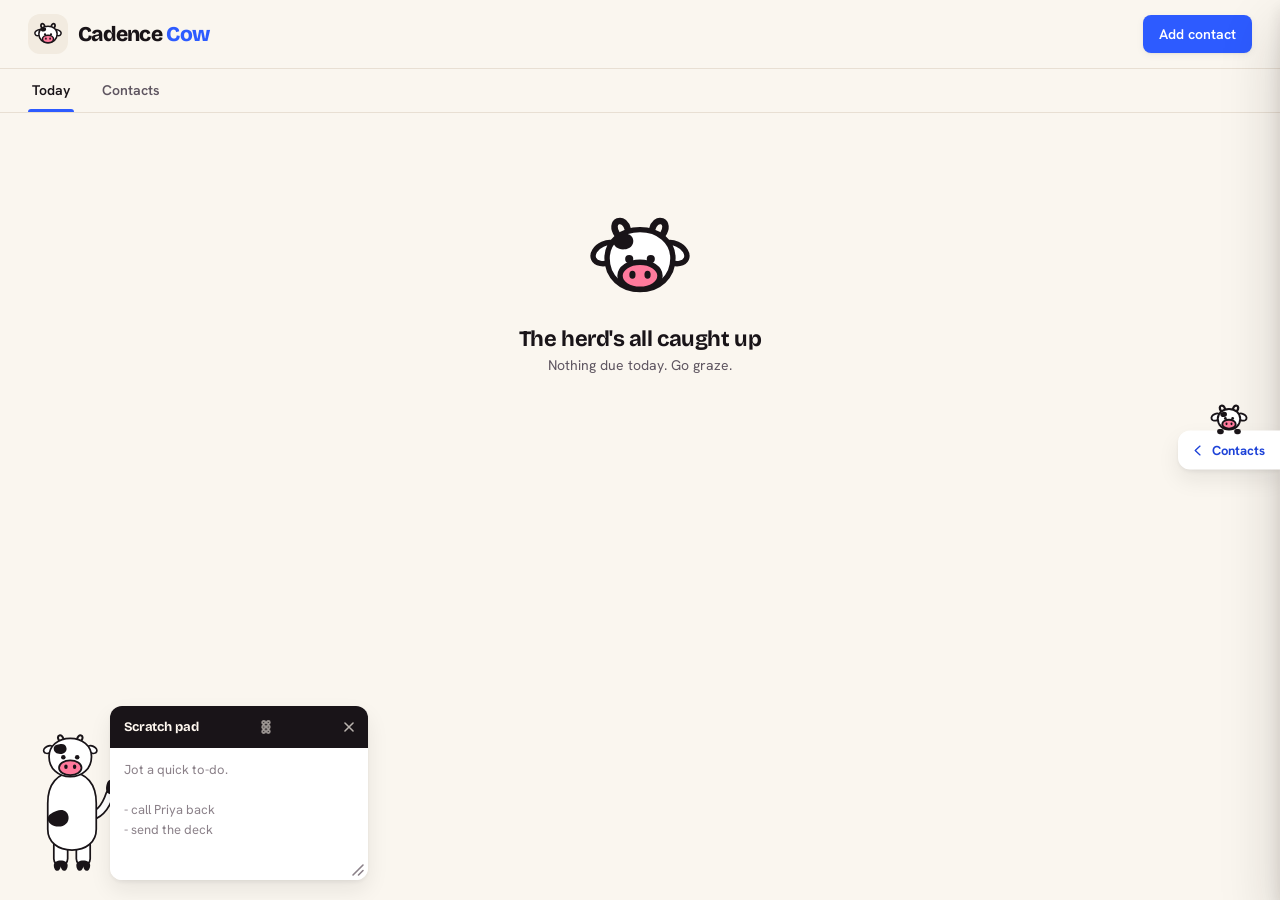
<file: First_App/index.html>
<!DOCTYPE html>
<html lang="en">
<head>
<meta charset="UTF-8">
<meta name="viewport" content="width=device-width, initial-scale=1.0">
<title>Cadence Cow</title>
<link rel="preconnect" href="https://fonts.googleapis.com">
<link rel="preconnect" href="https://fonts.gstatic.com" crossorigin>
<link href="https://fonts.googleapis.com/css2?family=Bricolage+Grotesque:opsz,wght@12..96,600;12..96,700;12..96,800&family=Hanken+Grotesk:wght@400;500;600;700&display=swap" rel="stylesheet">
<link rel="stylesheet" href="style.css">
</head>
<body>

<svg class="icon-defs" aria-hidden="true" focusable="false">
  <defs>
    <!-- Cow mark: horns + wide ears + Holstein spot keep it unmistakably bovine -->
    <symbol id="i-cow" viewBox="0 0 40 40">
      <path d="M11.5 11.2c-1.4-2-1.2-4.2.3-4.8 1.6-.6 3.2.8 3.7 3" class="cow-horn"/>
      <path d="M28.5 11.2c1.4-2 1.2-4.2-.3-4.8-1.6-.6-3.2.8-3.7 3" class="cow-horn"/>
      <ellipse cx="7.6" cy="18.2" rx="5.2" ry="3.6" transform="rotate(-24 7.6 18.2)" class="cow-ear"/>
      <ellipse cx="32.4" cy="18.2" rx="5.2" ry="3.6" transform="rotate(24 32.4 18.2)" class="cow-ear"/>
      <path d="M20 9.5c6.9 0 12.2 4.4 12.2 10.6 0 6.9-5.3 11.6-12.2 11.6S7.8 27 7.8 20.1C7.8 13.9 13.1 9.5 20 9.5Z" class="cow-head"/>
      <path d="M13.4 11.2c2.1-.6 3.9.4 4.1 2.2.2 1.9-1.3 3.3-3.4 3.4-2.3.1-3.9-1.1-4-2.8-.1-1.6 1.3-2.5 3.3-2.8Z" class="cow-spot"/>
      <circle cx="16" cy="20.4" r="1.5" class="cow-eye"/>
      <circle cx="24" cy="20.4" r="1.5" class="cow-eye"/>
      <ellipse cx="20" cy="26.6" rx="7.4" ry="5" class="cow-muzzle"/>
      <ellipse cx="17.2" cy="26.2" rx="1.15" ry="1.5" class="cow-nostril"/>
      <ellipse cx="22.8" cy="26.2" rx="1.15" ry="1.5" class="cow-nostril"/>
    </symbol>

    <!-- Peeking cow: same vocabulary as the mark, but hooves over a ledge -->
    <symbol id="i-cow-peek" viewBox="0 0 48 34">
      <path d="M15.5 8.4c-1.6-2.2-1.4-4.6.3-5.2 1.7-.7 3.4.8 4 3.2" class="cow-horn"/>
      <path d="M32.5 8.4c1.6-2.2 1.4-4.6-.3-5.2-1.7-.7-3.4.8-4 3.2" class="cow-horn"/>
      <ellipse cx="10.5" cy="15" rx="5" ry="3.4" transform="rotate(-24 10.5 15)" class="cow-ear"/>
      <ellipse cx="37.5" cy="15" rx="5" ry="3.4" transform="rotate(24 37.5 15)" class="cow-ear"/>
      <path d="M24 6.6c6.6 0 11.7 4.2 11.7 10.2 0 6.6-5.1 11.1-11.7 11.1S12.3 23.4 12.3 16.8C12.3 10.8 17.4 6.6 24 6.6Z" class="cow-head"/>
      <path d="M18 9.6c2-.6 3.7.4 3.9 2.1.2 1.8-1.2 3.2-3.2 3.3-2.2.1-3.7-1-3.8-2.7-.1-1.5 1.2-2.4 3.1-2.7Z" class="cow-spot"/>
      <circle cx="20.2" cy="16.4" r="1.45" class="cow-eye"/>
      <circle cx="27.8" cy="16.4" r="1.45" class="cow-eye"/>
      <ellipse cx="24" cy="22.4" rx="7" ry="4.6" class="cow-muzzle"/>
      <ellipse cx="21.4" cy="22" rx="1.05" ry="1.4" class="cow-nostril"/>
      <ellipse cx="26.6" cy="22" rx="1.05" ry="1.4" class="cow-nostril"/>
      <rect x="11.6" y="27.4" width="7" height="5.6" rx="2.6" class="cow-hoof"/>
      <rect x="29.4" y="27.4" width="7" height="5.6" rx="2.6" class="cow-hoof"/>
    </symbol>

    <symbol id="i-grip" viewBox="0 0 16 16">
      <circle cx="6" cy="4" r="1.35"/><circle cx="10" cy="4" r="1.35"/>
      <circle cx="6" cy="8" r="1.35"/><circle cx="10" cy="8" r="1.35"/>
      <circle cx="6" cy="12" r="1.35"/><circle cx="10" cy="12" r="1.35"/>
    </symbol>

    <symbol id="i-check" viewBox="0 0 20 20" class="i-stroke">
      <path d="M4.5 10.5 8.2 14.2 15.5 6.4"/>
    </symbol>
    <symbol id="i-skip" viewBox="0 0 20 20" class="i-stroke">
      <path d="M5.5 5.2 11.2 10l-5.7 4.8M14.6 5v10"/>
    </symbol>
    <symbol id="i-undo" viewBox="0 0 20 20" class="i-stroke">
      <path d="M7.5 5 4 8.5 7.5 12"/>
      <path d="M4 8.5h7.5a4 4 0 0 1 0 8H8"/>
    </symbol>
    <symbol id="i-pencil" viewBox="0 0 20 20" class="i-stroke">
      <path d="M13.4 3.9 16.1 6.6 7.2 15.5 3.8 16.2 4.5 12.8Z"/>
    </symbol>
    <symbol id="i-trash" viewBox="0 0 20 20" class="i-stroke">
      <path d="M4.5 6h11M8.2 6V4.4h3.6V6M6.2 6l.7 9.6h6.2L13.8 6"/>
    </symbol>
    <symbol id="i-close" viewBox="0 0 20 20" class="i-stroke">
      <path d="M5.5 5.5 14.5 14.5M14.5 5.5 5.5 14.5"/>
    </symbol>
    <symbol id="i-chevron" viewBox="0 0 20 20" class="i-stroke">
      <path d="M12.5 4.5 6.5 10l6 5.5"/>
    </symbol>
    <symbol id="i-mail" viewBox="0 0 20 20" class="i-stroke">
      <rect x="2.8" y="4.8" width="14.4" height="10.4" rx="2"/>
      <path d="m3.4 6.2 6.6 4.8 6.6-4.8"/>
    </symbol>
    <symbol id="i-phone" viewBox="0 0 20 20" class="i-stroke">
      <path d="M6.3 3.4 8.6 7 6.9 8.9a9.6 9.6 0 0 0 4.2 4.2L13 11.4l3.6 2.3-.9 2.5a1.6 1.6 0 0 1-1.7 1C9.3 16.6 3.4 10.7 2.8 5a1.6 1.6 0 0 1 1-1.7Z"/>
    </symbol>
    <symbol id="i-linkedin" viewBox="0 0 20 20" class="i-stroke">
      <rect x="3" y="3" width="14" height="14" rx="3"/>
      <path d="M6.6 8.6v5M6.6 6.2v.1M10 13.5v-5M10 10.2c.2-1.1.9-1.7 1.9-1.7 1.1 0 1.7.7 1.7 2v3"/>
    </symbol>
    <symbol id="i-dot" viewBox="0 0 20 20" class="i-stroke">
      <circle cx="10" cy="10" r="5.5"/>
    </symbol>
    <!-- Notepad with a pen, for the scratch pad -->
    <symbol id="i-notepad" viewBox="0 0 20 20" class="i-stroke">
      <path d="M12.6 9.2V16a1.8 1.8 0 0 1-1.8 1.8H5A1.8 1.8 0 0 1 3.2 16V4.6A1.8 1.8 0 0 1 5 2.8h5.8"/>
      <path d="M6 6.6h3.4M6 9.6h3M6 12.6h2"/>
      <path d="m15.1 3.4 1.9 1.9-6.2 6.2-2.5.6.6-2.5Z"/>
    </symbol>
  </defs>
</svg>

<header class="topbar">
  <button type="button" id="brandBtn" class="brand" aria-expanded="false" aria-controls="cowChat" aria-label="Cadence Cow: how it works">
    <span class="brand-mark"><svg class="cow-mark" viewBox="0 0 40 40" aria-hidden="true"><use href="#i-cow"/></svg></span>
    <span class="brand-word">Cadence<span class="brand-word-accent">Cow</span></span>
  </button>

  <div id="cowChat" class="cow-chat" role="dialog" aria-labelledby="cowChatTitle">
    <button type="button" id="cowChatClose" class="icon-btn cow-chat-close" aria-label="Close">
      <svg class="icon" viewBox="0 0 20 20" aria-hidden="true"><use href="#i-close"/></svg>
    </button>
    <p class="cow-chat-title" id="cowChatTitle">Howdy! Welcome to Cadence Cow.</p>
    <p class="cow-chat-tagline">This is the sales cadence planner that keeps every follow-up on track.</p>
    <ol class="cow-chat-steps">
      <li><strong>Add a contact</strong> with the day you started reaching out.</li>
      <li><strong>Build their cadence</strong> with a touchpoint for each follow-up: Day 1, Day 3, Day 21.</li>
      <li><strong>Work the Today list</strong>: everything due across everyone. Mark done or skip.</li>
    </ol>
    <p class="cow-chat-foot">Questions? <a href="mailto:briansahawneh04@gmail.com">briansahawneh04@gmail.com</a></p>
  </div>

  <button id="addContactBtn" class="btn-primary">Add contact</button>
</header>

<nav class="view-tabs" aria-label="Views">
  <button class="view-tab active" data-view="today">Today</button>
  <button class="view-tab" data-view="contacts">Contacts</button>
</nav>

<main>
  <section id="todayView">
    <div id="todayEmptyState" class="empty-state empty-state-hero">
      <svg class="mascot" viewBox="0 0 40 40" aria-hidden="true"><use href="#i-cow"/></svg>
      <p class="empty-state-title">The herd's all caught up</p>
      <p class="empty-state-sub">Nothing due today. Go graze.</p>
    </div>
    <ul id="todayList" class="touchpoint-list touchpoint-list-today"></ul>
  </section>

  <section id="contactsView" class="hidden">
    <div class="contact-search">
      <input type="search" id="contactSearch" placeholder="Search contacts, companies, or anything in a cadence…" aria-label="Search contacts">
      <p id="contactSearchCount" class="contact-search-count hidden"></p>
    </div>
    <div id="emptyState" class="empty-state empty-state-hero">
      <svg class="mascot" viewBox="0 0 40 40" aria-hidden="true"><use href="#i-cow"/></svg>
      <p class="empty-state-title" id="emptyStateTitle">No contacts yet</p>
      <p class="empty-state-sub" id="emptyStateSub">Round up your first lead to get started.</p>
    </div>
    <div id="contactGrid" class="card-grid"></div>
  </section>
</main>

<button id="contactPanelToggle" class="contact-panel-toggle" aria-expanded="false" aria-label="Contact list">
  <svg class="panel-cow" viewBox="0 0 48 34" aria-hidden="true"><use href="#i-cow-peek"/></svg>
  <svg class="contact-panel-toggle-arrow icon" viewBox="0 0 20 20" aria-hidden="true"><use href="#i-chevron"/></svg>
  <span>Contacts</span>
</button>

<aside id="contactPanel" class="contact-panel" aria-hidden="true">
  <div class="contact-panel-header">
    <h2>All contacts</h2>
    <button type="button" id="contactPanelClose" class="icon-btn" aria-label="Close contact list">
      <svg class="icon" viewBox="0 0 20 20" aria-hidden="true"><use href="#i-close"/></svg>
    </button>
  </div>
  <p id="contactPanelEmpty" class="empty-state-small">No contacts yet. Add one to start the herd.</p>
  <ul id="contactPanelList" class="contact-panel-list"></ul>
</aside>

<div id="addContactModal" class="modal-overlay hidden">
  <div class="modal" role="dialog" aria-modal="true" aria-labelledby="contactFormTitle">
    <h2 id="contactFormTitle">Add contact</h2>
    <form id="addContactForm">
      <label>Name
        <input type="text" id="fieldName" required>
      </label>
      <label>Job title
        <input type="text" id="fieldJobTitle">
      </label>
      <label>Company
        <input type="text" id="fieldCompany" required>
      </label>
      <label>Email
        <input type="email" id="fieldEmail">
      </label>
      <label>Phone
        <input type="tel" id="fieldPhone">
      </label>
      <label>LinkedIn
        <input type="url" id="fieldLinkedIn" placeholder="https://linkedin.com/in/...">
      </label>
      <label>Cadence start date
        <input type="date" id="fieldStartDate" required>
      </label>
      <label>Notes
        <textarea id="fieldNotes" rows="3"></textarea>
      </label>
      <div class="modal-actions">
        <button type="button" id="cancelAddBtn" class="btn-secondary">Cancel</button>
        <button type="submit" id="contactSubmitBtn" class="btn-primary">Add</button>
      </div>
    </form>
  </div>
</div>

<div id="contactDetailModal" class="modal-overlay hidden">
  <div class="modal modal-wide" role="dialog" aria-modal="true" aria-labelledby="detailName">
    <div class="detail-header">
      <h2 id="detailName"></h2>
      <p id="detailCompany" class="detail-company"></p>
      <label class="detail-status">Status
        <select id="detailStatus">
          <option value="active">Active</option>
          <option value="replied">Replied</option>
          <option value="no_response">No response</option>
          <option value="won">Won</option>
        </select>
      </label>
      <p id="detailStatusNote" class="detail-status-note hidden"></p>
    </div>

    <ul id="touchpointList" class="touchpoint-list"></ul>
    <p id="touchpointEmptyState" class="empty-state-small">No touchpoints yet. Add the first one below.</p>

    <form id="addTouchpointForm" class="touchpoint-form">
      <label>Day
        <input type="number" id="tpDayOffset" min="1" step="1" required>
      </label>
      <label>Channel
        <select id="tpChannel">
          <option value="email">Email</option>
          <option value="call">Call</option>
          <option value="linkedin">LinkedIn</option>
          <option value="other">Other</option>
        </select>
      </label>
      <label id="tpChannelOtherLabel" class="hidden touchpoint-form-full">Other channel
        <input type="text" id="tpChannelOther" placeholder="e.g. text message">
      </label>
      <label class="touchpoint-form-full">Description (optional)
        <textarea id="tpDescription" rows="5" placeholder="e.g. Intro email referencing their Series B. Paste a full draft here if you want."></textarea>
      </label>
      <div class="touchpoint-form-full touchpoint-form-actions">
        <button type="submit" id="tpSubmitBtn" class="btn-primary">Add touchpoint</button>
        <button type="button" id="tpCancelEditBtn" class="btn-secondary hidden">Cancel edit</button>
      </div>
    </form>

    <div class="modal-actions modal-actions-split">
      <button type="button" id="deleteContactBtn" class="btn-danger">Delete contact</button>
      <span class="modal-actions-right">
        <button type="button" id="editContactBtn" class="btn-secondary">Edit contact</button>
        <button type="button" id="closeDetailBtn" class="btn-secondary">Close</button>
      </span>
    </div>
  </div>
</div>

<div id="cowNotes" class="cow-notes">
  <svg class="cow-standing" viewBox="0 0 120 172" aria-hidden="true">
    <!-- hind legs, each ending in a split (cloven) hoof -->
    <rect x="39" y="128" width="16" height="32" rx="8" class="cow-body"/>
    <rect x="65" y="128" width="16" height="32" rx="8" class="cow-body"/>
    <path d="M39 159.5C39 156 42.6 154 47 154C51.4 154 55 156 55 159.5C55 163 53.2 166 51 166C48.8 166 47 163.5 47 160.5C47 163.5 45.2 166 43 166C40.8 166 39 163 39 159.5Z" class="cow-hoof"/>
    <path d="M65 159.5C65 156 68.6 154 73 154C77.4 154 81 156 81 159.5C81 163 79.2 166 77 166C74.8 166 73 163.5 73 160.5C73 163.5 71.2 166 69 166C66.8 166 65 163 65 159.5Z" class="cow-hoof"/>

    <!-- foreleg reaching up to the board, drawn first so the shoulder tucks behind the torso -->
    <path d="M78 104c12-2 20-9 26-27" class="cow-limb-line"/>
    <path d="M78 104c12-2 20-9 26-27" class="cow-limb-fill"/>
    <path d="M-5 -1.5C-6.6 -4 -7.2 -7 -7.2 -9.5C-7.2 -13.2 -5.6 -15.6 -3.1 -15.6C-1.2 -15.6 0 -13 0 -9C0 -13 1.2 -15.6 3.1 -15.6C5.6 -15.6 7.2 -13.2 7.2 -9.5C7.2 -7 6.6 -4 5 -1.5C5 1.2 -5 1.2 -5 -1.5Z"
          transform="translate(104 77) rotate(18)" class="cow-hoof"/>

    <!-- torso -->
    <path d="M32 88c0-23 12-35 28-35s28 12 28 35v30c0 15-12 24-28 24s-28-9-28-24Z" class="cow-body"/>
    <path d="M42 97c7-3 13 0 14 6.5.8 6.5-4.5 11.5-11.5 11.5S32 111 32 106c0-4.5 4-6.5 10-9Z" class="cow-spot"/>

    <!-- head -->
    <path d="M45 15.5c-1.8-2.4-1.5-5 .4-5.7 2-.8 4 1 4.6 3.6" class="cow-horn"/>
    <path d="M71 15.5c1.8-2.4 1.5-5-.4-5.7-2-.8-4 1-4.6 3.6" class="cow-horn"/>
    <ellipse cx="33" cy="26" rx="6" ry="4" transform="rotate(-24 33 26)" class="cow-ear"/>
    <ellipse cx="83" cy="26" rx="6" ry="4" transform="rotate(24 83 26)" class="cow-ear"/>
    <path d="M58 13c13.8 0 24.5 8.8 24.5 21.2 0 13.8-10.7 23.2-24.5 23.2S33.5 48 33.5 34.2C33.5 21.8 44.2 13 58 13Z" class="cow-head"/>
    <path d="M45.5 20c4.2-1.2 7.8.8 8.2 4.4.4 3.8-2.6 6.6-6.8 6.8-4.6.2-7.8-2.2-8-6-.2-3.2 2.6-4.8 6.6-5.2Z" class="cow-spot"/>
    <circle cx="50" cy="35" r="2.6" class="cow-eye"/>
    <circle cx="66" cy="35" r="2.6" class="cow-eye"/>
    <ellipse cx="58" cy="47" rx="13" ry="8.6" class="cow-muzzle"/>
    <ellipse cx="53" cy="46" rx="2" ry="2.6" class="cow-nostril"/>
    <ellipse cx="63" cy="46" rx="2" ry="2.6" class="cow-nostril"/>
  </svg>

  <div class="cow-notes-board">
    <div class="cow-notes-head" id="cowNotesHandle" title="Drag to move the scratch pad">
      <span class="cow-notes-title">Scratch pad</span>
      <svg class="icon cow-notes-grab" viewBox="0 0 20 20" aria-hidden="true"><use href="#i-grip"/></svg>
      <button type="button" id="cowNotesDismiss" class="icon-btn cow-notes-dismiss" aria-label="Hide the scratch pad">
        <svg class="icon" viewBox="0 0 20 20" aria-hidden="true"><use href="#i-close"/></svg>
      </button>
    </div>
    <div class="cow-notes-body">
      <textarea id="cowNotesText" aria-label="Scratch pad notes" placeholder="Jot a quick to-do.&#10;&#10;- call Priya back&#10;- send the deck"></textarea>
      <div id="cowNotesResize" class="cow-notes-resize" title="Drag to resize the scratch pad">
        <svg viewBox="0 0 24 24" aria-hidden="true">
          <path d="M19 9 9 19M19 14.5 14.5 19" fill="none" stroke="currentColor" stroke-width="1.6" stroke-linecap="round"/>
        </svg>
      </div>
    </div>
  </div>
</div>

<button type="button" id="cowNotesShow" class="cow-notes-show hidden">
  <svg class="icon cow-notes-icon" viewBox="0 0 20 20" aria-hidden="true"><use href="#i-notepad"/></svg>
  <span>Scratch pad</span>
</button>

<div id="toast" class="toast" role="status" aria-live="polite"></div>

<script src="app.js"></script>
</body>
</html>
</file>
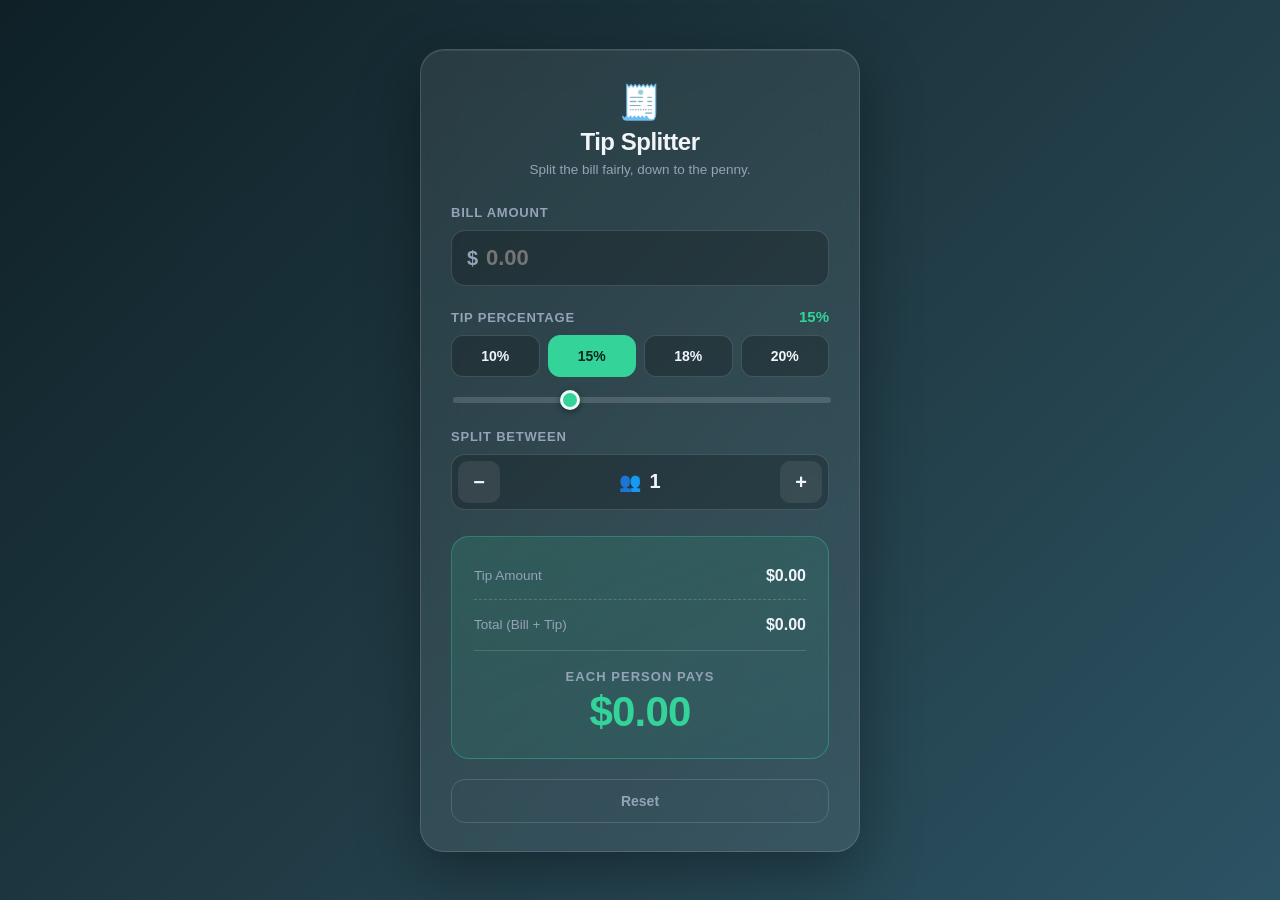
<file: Session2_BadPrompt/index.html>
<!DOCTYPE html>
<html lang="en">
<head>
<meta charset="UTF-8">
<meta name="viewport" content="width=device-width, initial-scale=1.0">
<title>Tip Splitter</title>
<style>
  * {
    box-sizing: border-box;
  }

  :root {
    --bg-top: #0f2027;
    --bg-mid: #203a43;
    --bg-bot: #2c5364;
    --card-bg: rgba(255, 255, 255, 0.08);
    --card-border: rgba(255, 255, 255, 0.14);
    --accent: #34d399;
    --accent-dark: #10b981;
    --text-main: #f1f5f9;
    --text-dim: #94a3b8;
    --danger: #f87171;
  }

  html, body {
    height: 100%;
  }

  body {
    margin: 0;
    min-height: 100vh;
    display: flex;
    align-items: center;
    justify-content: center;
    padding: 24px;
    font-family: -apple-system, BlinkMacSystemFont, "Segoe UI", Roboto, Helvetica, Arial, sans-serif;
    background: linear-gradient(135deg, var(--bg-top), var(--bg-mid) 50%, var(--bg-bot));
    background-attachment: fixed;
    color: var(--text-main);
  }

  .card {
    width: 100%;
    max-width: 440px;
    background: var(--card-bg);
    border: 1px solid var(--card-border);
    backdrop-filter: blur(18px);
    -webkit-backdrop-filter: blur(18px);
    border-radius: 24px;
    padding: 32px 30px 28px;
    box-shadow: 0 20px 60px rgba(0, 0, 0, 0.35), inset 0 1px 0 rgba(255, 255, 255, 0.08);
  }

  .header {
    text-align: center;
    margin-bottom: 28px;
  }

  .header .icon {
    font-size: 34px;
    display: block;
    margin-bottom: 6px;
  }

  .header h1 {
    margin: 0;
    font-size: 24px;
    font-weight: 700;
    letter-spacing: -0.02em;
  }

  .header p {
    margin: 6px 0 0;
    color: var(--text-dim);
    font-size: 13.5px;
  }

  .field {
    margin-bottom: 22px;
  }

  .field label {
    display: flex;
    justify-content: space-between;
    align-items: baseline;
    font-size: 13px;
    font-weight: 600;
    text-transform: uppercase;
    letter-spacing: 0.06em;
    color: var(--text-dim);
    margin-bottom: 10px;
  }

  .amount-input {
    position: relative;
  }

  .amount-input span {
    position: absolute;
    left: 16px;
    top: 50%;
    transform: translateY(-50%);
    font-size: 20px;
    font-weight: 600;
    color: var(--text-dim);
  }

  .amount-input input {
    width: 100%;
    padding: 14px 16px 14px 34px;
    font-size: 22px;
    font-weight: 600;
    border-radius: 14px;
    border: 1px solid var(--card-border);
    background: rgba(0, 0, 0, 0.22);
    color: var(--text-main);
    outline: none;
    transition: border-color 0.15s, box-shadow 0.15s;
  }

  .amount-input input:focus {
    border-color: var(--accent);
    box-shadow: 0 0 0 3px rgba(52, 211, 153, 0.25);
  }

  .amount-input input::-webkit-outer-spin-button,
  .amount-input input::-webkit-inner-spin-button {
    -webkit-appearance: none;
    margin: 0;
  }

  .tip-value {
    color: var(--accent);
    font-size: 15px;
    font-weight: 700;
    text-transform: none;
    letter-spacing: 0;
  }

  .tip-presets {
    display: grid;
    grid-template-columns: repeat(4, 1fr);
    gap: 8px;
    margin-bottom: 12px;
  }

  .tip-presets button {
    padding: 12px 4px;
    border-radius: 12px;
    border: 1px solid var(--card-border);
    background: rgba(0, 0, 0, 0.22);
    color: var(--text-main);
    font-size: 14px;
    font-weight: 600;
    cursor: pointer;
    transition: background 0.15s, border-color 0.15s, transform 0.1s;
  }

  .tip-presets button:hover {
    border-color: var(--accent);
  }

  .tip-presets button:active {
    transform: scale(0.96);
  }

  .tip-presets button.active {
    background: var(--accent);
    border-color: var(--accent);
    color: #06281f;
  }

  input[type="range"] {
    -webkit-appearance: none;
    appearance: none;
    width: 100%;
    height: 6px;
    border-radius: 999px;
    background: rgba(255, 255, 255, 0.15);
    outline: none;
    cursor: pointer;
  }

  input[type="range"]::-webkit-slider-thumb {
    -webkit-appearance: none;
    appearance: none;
    width: 20px;
    height: 20px;
    border-radius: 50%;
    background: var(--accent);
    border: 3px solid rgba(255, 255, 255, 0.9);
    box-shadow: 0 2px 6px rgba(0, 0, 0, 0.4);
    cursor: pointer;
  }

  input[type="range"]::-moz-range-thumb {
    width: 20px;
    height: 20px;
    border-radius: 50%;
    background: var(--accent);
    border: 3px solid rgba(255, 255, 255, 0.9);
    box-shadow: 0 2px 6px rgba(0, 0, 0, 0.4);
    cursor: pointer;
  }

  .stepper {
    display: flex;
    align-items: center;
    justify-content: space-between;
    background: rgba(0, 0, 0, 0.22);
    border: 1px solid var(--card-border);
    border-radius: 14px;
    padding: 6px;
  }

  .stepper button {
    width: 42px;
    height: 42px;
    border-radius: 10px;
    border: none;
    background: rgba(255, 255, 255, 0.08);
    color: var(--text-main);
    font-size: 20px;
    font-weight: 700;
    cursor: pointer;
    transition: background 0.15s, transform 0.1s;
    line-height: 1;
  }

  .stepper button:hover {
    background: var(--accent);
    color: #06281f;
  }

  .stepper button:active {
    transform: scale(0.94);
  }

  .stepper .people-count {
    font-size: 20px;
    font-weight: 700;
    display: flex;
    align-items: center;
    gap: 8px;
  }

  .stepper .people-count .emoji {
    font-size: 18px;
  }

  .results {
    margin-top: 26px;
    background: linear-gradient(160deg, rgba(52, 211, 153, 0.14), rgba(16, 185, 129, 0.06));
    border: 1px solid rgba(52, 211, 153, 0.35);
    border-radius: 18px;
    padding: 22px;
  }

  .result-row {
    display: flex;
    justify-content: space-between;
    align-items: center;
    padding: 8px 0;
  }

  .result-row .label {
    font-size: 13.5px;
    color: var(--text-dim);
    font-weight: 500;
  }

  .result-row .value {
    font-size: 16px;
    font-weight: 700;
  }

  .result-row.total {
    border-top: 1px dashed rgba(255, 255, 255, 0.18);
    margin-top: 6px;
    padding-top: 16px;
  }

  .per-person {
    text-align: center;
    margin-top: 8px;
    padding-top: 18px;
    border-top: 1px solid rgba(255, 255, 255, 0.14);
  }

  .per-person .label {
    font-size: 13px;
    text-transform: uppercase;
    letter-spacing: 0.08em;
    color: var(--text-dim);
    font-weight: 600;
  }

  .per-person .value {
    font-size: 42px;
    font-weight: 800;
    color: var(--accent);
    letter-spacing: -0.02em;
    margin-top: 4px;
  }

  .reset-btn {
    display: block;
    width: 100%;
    margin-top: 20px;
    padding: 13px;
    border-radius: 14px;
    border: 1px solid var(--card-border);
    background: transparent;
    color: var(--text-dim);
    font-size: 14px;
    font-weight: 600;
    cursor: pointer;
    transition: background 0.15s, color 0.15s, border-color 0.15s;
  }

  .reset-btn:hover {
    background: rgba(248, 113, 113, 0.12);
    border-color: var(--danger);
    color: var(--danger);
  }

  @media (max-width: 480px) {
    .card {
      padding: 26px 20px 22px;
    }
    .per-person .value {
      font-size: 36px;
    }
  }
</style>
</head>
<body>

<div class="card">
  <div class="header">
    <span class="icon">🧾</span>
    <h1>Tip Splitter</h1>
    <p>Split the bill fairly, down to the penny.</p>
  </div>

  <div class="field">
    <label for="bill">Bill Amount</label>
    <div class="amount-input">
      <span>$</span>
      <input type="number" id="bill" placeholder="0.00" min="0" step="0.01" inputmode="decimal">
    </div>
  </div>

  <div class="field">
    <label>Tip Percentage <span class="tip-value" id="tipValueLabel">15%</span></label>
    <div class="tip-presets" id="tipPresets">
      <button data-tip="10">10%</button>
      <button data-tip="15" class="active">15%</button>
      <button data-tip="18">18%</button>
      <button data-tip="20">20%</button>
    </div>
    <input type="range" id="tipSlider" min="0" max="50" step="1" value="15">
  </div>

  <div class="field">
    <label for="people">Split Between</label>
    <div class="stepper">
      <button type="button" id="minusPeople" aria-label="Decrease people">−</button>
      <div class="people-count"><span class="emoji">👥</span><span id="peopleCount">1</span></div>
      <button type="button" id="plusPeople" aria-label="Increase people">+</button>
    </div>
  </div>

  <div class="results">
    <div class="result-row">
      <span class="label">Tip Amount</span>
      <span class="value" id="tipAmount">$0.00</span>
    </div>
    <div class="result-row total">
      <span class="label">Total (Bill + Tip)</span>
      <span class="value" id="totalAmount">$0.00</span>
    </div>
    <div class="per-person">
      <div class="label">Each Person Pays</div>
      <div class="value" id="perPerson">$0.00</div>
    </div>
  </div>

  <button type="button" class="reset-btn" id="resetBtn">Reset</button>
</div>

<script>
  const billInput = document.getElementById('bill');
  const tipSlider = document.getElementById('tipSlider');
  const tipValueLabel = document.getElementById('tipValueLabel');
  const tipPresets = document.getElementById('tipPresets');
  const peopleCountEl = document.getElementById('peopleCount');
  const minusBtn = document.getElementById('minusPeople');
  const plusBtn = document.getElementById('plusPeople');
  const tipAmountEl = document.getElementById('tipAmount');
  const totalAmountEl = document.getElementById('totalAmount');
  const perPersonEl = document.getElementById('perPerson');
  const resetBtn = document.getElementById('resetBtn');

  let people = 1;

  function formatCurrency(n) {
    if (!isFinite(n)) n = 0;
    return '$' + n.toLocaleString('en-US', { minimumFractionDigits: 2, maximumFractionDigits: 2 });
  }

  function setActivePreset(tipVal) {
    const buttons = tipPresets.querySelectorAll('button');
    let matched = false;
    buttons.forEach(btn => {
      if (parseInt(btn.dataset.tip, 10) === tipVal) {
        btn.classList.add('active');
        matched = true;
      } else {
        btn.classList.remove('active');
      }
    });
    return matched;
  }

  function calculate() {
    const bill = parseFloat(billInput.value) || 0;
    const tipPercent = parseFloat(tipSlider.value) || 0;

    const tipAmount = bill * (tipPercent / 100);
    const total = bill + tipAmount;
    const perPerson = total / people;

    tipAmountEl.textContent = formatCurrency(tipAmount);
    totalAmountEl.textContent = formatCurrency(total);
    perPersonEl.textContent = formatCurrency(perPerson);
  }

  function updateTipDisplay() {
    const tipVal = parseInt(tipSlider.value, 10);
    tipValueLabel.textContent = tipVal + '%';
    setActivePreset(tipVal);
    calculate();
  }

  billInput.addEventListener('input', calculate);

  tipSlider.addEventListener('input', updateTipDisplay);

  tipPresets.addEventListener('click', (e) => {
    const btn = e.target.closest('button');
    if (!btn) return;
    const tipVal = parseInt(btn.dataset.tip, 10);
    tipSlider.value = tipVal;
    updateTipDisplay();
  });

  minusBtn.addEventListener('click', () => {
    if (people > 1) {
      people -= 1;
      peopleCountEl.textContent = people;
      calculate();
    }
  });

  plusBtn.addEventListener('click', () => {
    people += 1;
    peopleCountEl.textContent = people;
    calculate();
  });

  resetBtn.addEventListener('click', () => {
    billInput.value = '';
    tipSlider.value = 15;
    people = 1;
    peopleCountEl.textContent = people;
    updateTipDisplay();
    billInput.focus();
  });

  updateTipDisplay();
</script>

</body>
</html>
</file>
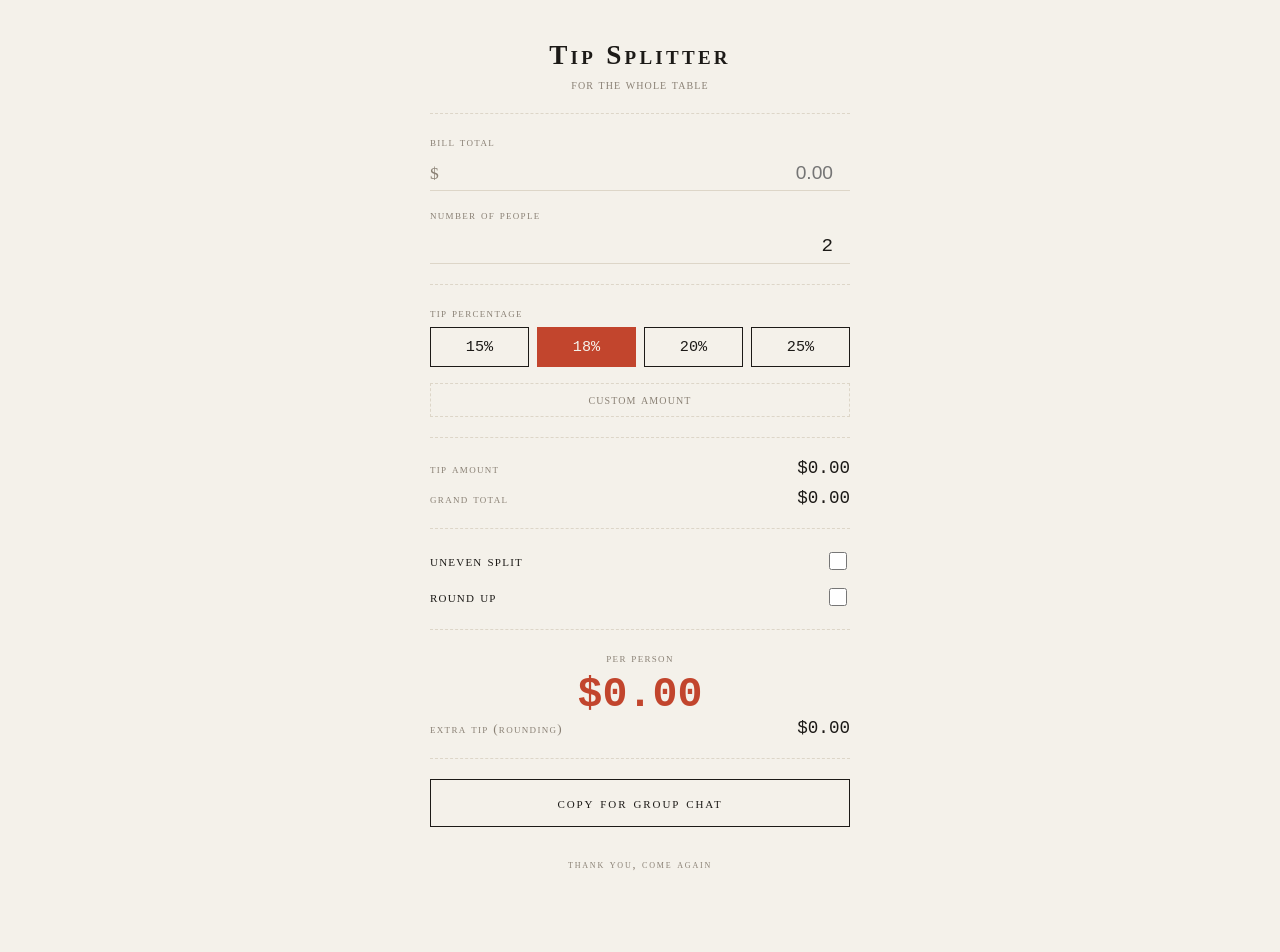
<file: Session2_DetailedPrompt/index.html>
<!DOCTYPE html>
<html lang="en">
<head>
<meta charset="UTF-8">
<meta name="viewport" content="width=device-width, initial-scale=1.0">
<title>Tip Splitter</title>
<style>
  :root {
    --paper: #F4F1EA;
    --ink: #1C1A17;
    --accent: #C2452D;
    --muted: #8A8175;
    --hairline: #DDD6C8;
  }

  * { box-sizing: border-box; }

  body {
    margin: 0;
    padding: 40px 16px 80px;
    background: var(--paper);
    color: var(--ink);
    font-family: Georgia, 'Iowan Old Style', 'Times New Roman', serif;
  }

  .receipt {
    max-width: 420px;
    margin: 0 auto;
  }

  .mono {
    font-family: Menlo, Consolas, ui-monospace, 'Courier New', monospace;
  }

  header {
    text-align: center;
    margin-bottom: 20px;
  }

  h1 {
    margin: 0;
    font-size: 1.7rem;
    letter-spacing: 0.12em;
    font-variant: small-caps;
  }

  .subtitle {
    margin-top: 6px;
    font-size: 0.85rem;
    color: var(--muted);
    letter-spacing: 0.08em;
    font-variant: small-caps;
  }

  .divider {
    border: none;
    border-top: 1px dashed var(--hairline);
    margin: 20px 0;
  }

  .label {
    display: block;
    font-size: 0.82rem;
    color: var(--muted);
    letter-spacing: 0.1em;
    font-variant: small-caps;
    margin-bottom: 6px;
  }

  .field-row {
    margin-bottom: 16px;
  }

  .field-row input[type="number"],
  .money-input input[type="number"] {
    width: 100%;
    background: transparent;
    border: none;
    border-bottom: 1px solid var(--hairline);
    padding: 6px 2px;
    font-size: 1.2rem;
    color: var(--ink);
    text-align: right;
    outline: none;
  }

  .field-row input[type="number"]:focus,
  .money-input input[type="number"]:focus {
    border-bottom: 1px solid var(--accent);
  }

  .money-input {
    display: flex;
    align-items: center;
    gap: 6px;
    border-bottom: 1px solid var(--hairline);
  }

  .money-input .currency-sign {
    color: var(--muted);
    font-size: 1.1rem;
  }

  .money-input input[type="number"] {
    border-bottom: none;
  }

  .money-input:focus-within {
    border-bottom: 1px solid var(--accent);
  }

  .tip-buttons {
    display: grid;
    grid-template-columns: repeat(4, 1fr);
    gap: 8px;
  }

  .tip-btn {
    font-family: Menlo, Consolas, ui-monospace, monospace;
    font-size: 0.95rem;
    background: transparent;
    color: var(--ink);
    border: 1px solid var(--ink);
    border-radius: 0;
    padding: 10px 4px;
    cursor: pointer;
  }

  .tip-btn.active {
    background: var(--accent);
    border-color: var(--accent);
    color: var(--paper);
  }

  .custom-btn {
    grid-column: span 4;
    margin-top: 8px;
    font-family: Georgia, serif;
    font-variant: small-caps;
    letter-spacing: 0.08em;
    font-size: 0.85rem;
    background: transparent;
    color: var(--muted);
    border: 1px dashed var(--hairline);
    border-radius: 0;
    padding: 8px 4px;
    cursor: pointer;
  }

  .custom-btn.active {
    color: var(--accent);
    border-color: var(--accent);
  }

  .custom-tip-wrap {
    margin-top: 10px;
  }

  .custom-tip-wrap input {
    width: 100%;
    background: transparent;
    border: none;
    border-bottom: 1px solid var(--accent);
    padding: 6px 2px;
    font-family: Menlo, Consolas, ui-monospace, monospace;
    font-size: 1.1rem;
    color: var(--ink);
    text-align: right;
    outline: none;
  }

  .line {
    display: flex;
    justify-content: space-between;
    align-items: baseline;
    margin-bottom: 10px;
  }

  .line .label {
    margin-bottom: 0;
  }

  .line .amount {
    font-size: 1.1rem;
  }

  .toggles {
    display: flex;
    flex-direction: column;
    gap: 12px;
  }

  .toggle-row {
    display: flex;
    align-items: center;
    justify-content: space-between;
    font-variant: small-caps;
    letter-spacing: 0.08em;
    font-size: 0.95rem;
    cursor: pointer;
  }

  .toggle-row input[type="checkbox"] {
    accent-color: var(--accent);
    width: 18px;
    height: 18px;
    cursor: pointer;
  }

  #peopleRows {
    display: flex;
    flex-direction: column;
    gap: 12px;
    margin-top: 12px;
  }

  .person-input-row {
    display: flex;
    align-items: center;
    justify-content: space-between;
    gap: 10px;
  }

  .person-input-row .person-name {
    font-size: 0.95rem;
    white-space: nowrap;
  }

  .person-input-row .extra-wrap {
    display: flex;
    align-items: center;
    gap: 4px;
    border-bottom: 1px solid var(--hairline);
    padding-bottom: 2px;
    flex: 1;
    max-width: 130px;
  }

  .person-input-row .extra-wrap .currency-sign {
    color: var(--muted);
    font-size: 0.95rem;
  }

  .person-input-row input[type="number"] {
    width: 100%;
    background: transparent;
    border: none;
    font-family: Menlo, Consolas, ui-monospace, monospace;
    font-size: 1rem;
    text-align: right;
    outline: none;
    color: var(--ink);
  }

  .person-input-row .extra-wrap:focus-within {
    border-bottom: 1px solid var(--accent);
  }

  #perPersonSection {
    text-align: center;
  }

  #perPersonSection .label {
    text-align: center;
  }

  .big-amount {
    color: var(--accent);
    font-size: 2.6rem;
    line-height: 1.1;
    font-weight: bold;
  }

  .per-person-list {
    display: flex;
    flex-direction: column;
    gap: 14px;
    text-align: left;
  }

  .per-person-list .person-final-row {
    display: flex;
    justify-content: space-between;
    align-items: baseline;
  }

  .per-person-list .person-final-row .person-name {
    font-size: 0.95rem;
    color: var(--ink);
  }

  .per-person-list .person-final-row .amount {
    color: var(--accent);
    font-size: 1.7rem;
    font-weight: bold;
  }

  .surplus-line .amount {
    color: var(--ink);
  }

  #copyBtn {
    display: block;
    width: 100%;
    padding: 14px 10px;
    margin-top: 8px;
    background: transparent;
    color: var(--ink);
    border: 1px solid var(--ink);
    border-radius: 0;
    font-family: Georgia, serif;
    font-variant: small-caps;
    letter-spacing: 0.12em;
    font-size: 1rem;
    cursor: pointer;
  }

  #copyBtn:active {
    background: var(--ink);
    color: var(--paper);
  }

  .copy-confirm {
    text-align: center;
    margin-top: 10px;
    color: var(--accent);
    font-size: 0.85rem;
    letter-spacing: 0.08em;
    font-variant: small-caps;
  }

  .footer-note {
    text-align: center;
    margin-top: 30px;
    color: var(--muted);
    font-size: 0.75rem;
    letter-spacing: 0.15em;
    font-variant: small-caps;
  }
</style>
</head>
<body>
<div class="receipt">

  <header>
    <h1>Tip Splitter</h1>
    <div class="subtitle">for the whole table</div>
  </header>

  <hr class="divider">

  <div class="field-row">
    <label class="label" for="billTotal">bill total</label>
    <div class="money-input">
      <span class="currency-sign">$</span>
      <input id="billTotal" type="number" min="0" step="0.01" inputmode="decimal" placeholder="0.00">
    </div>
  </div>

  <div class="field-row">
    <label class="label" for="numPeople">number of people</label>
    <input id="numPeople" class="mono" type="number" min="1" step="1" value="2">
  </div>

  <hr class="divider">

  <div>
    <label class="label">tip percentage</label>
    <div class="tip-buttons">
      <button class="tip-btn" data-tip="15">15%</button>
      <button class="tip-btn active" data-tip="18">18%</button>
      <button class="tip-btn" data-tip="20">20%</button>
      <button class="tip-btn" data-tip="25">25%</button>
      <button class="custom-btn" id="customBtn">custom amount</button>
    </div>
    <div class="custom-tip-wrap" id="customWrap" hidden>
      <input id="customTipInput" class="mono" type="number" min="0" step="1" placeholder="Custom %">
    </div>
  </div>

  <hr class="divider">

  <div class="totals">
    <div class="line">
      <span class="label">tip amount</span>
      <span class="amount mono" id="tipAmountOut">$0.00</span>
    </div>
    <div class="line">
      <span class="label">grand total</span>
      <span class="amount mono" id="grandTotalOut">$0.00</span>
    </div>
  </div>

  <hr class="divider">

  <div class="toggles">
    <label class="toggle-row">
      <span>uneven split</span>
      <input type="checkbox" id="unevenToggle">
    </label>
    <label class="toggle-row">
      <span>round up</span>
      <input type="checkbox" id="roundUpToggle">
    </label>
  </div>

  <div id="unevenSection" hidden>
    <hr class="divider">
    <label class="label">who owes extra</label>
    <div id="peopleRows"></div>
  </div>

  <hr class="divider">

  <div id="perPersonSection">
    <div id="evenView">
      <span class="label">per person</span>
      <div class="big-amount mono" id="perPersonOut">$0.00</div>
    </div>
    <div id="unevenView" class="per-person-list" hidden></div>
  </div>

  <div id="surplusSection" class="line surplus-line" hidden>
    <span class="label">extra tip (rounding)</span>
    <span class="amount mono" id="surplusOut">$0.00</span>
  </div>

  <hr class="divider">

  <button id="copyBtn">copy for group chat</button>
  <div class="copy-confirm" id="copyConfirm" hidden>copied to clipboard</div>

  <div class="footer-note">thank you, come again</div>

</div>

<script>
(function () {
  const billInput = document.getElementById('billTotal');
  const peopleInput = document.getElementById('numPeople');
  const tipButtons = Array.from(document.querySelectorAll('.tip-btn'));
  const customBtn = document.getElementById('customBtn');
  const customWrap = document.getElementById('customWrap');
  const customTipInput = document.getElementById('customTipInput');
  const tipAmountOut = document.getElementById('tipAmountOut');
  const grandTotalOut = document.getElementById('grandTotalOut');
  const unevenToggle = document.getElementById('unevenToggle');
  const roundUpToggle = document.getElementById('roundUpToggle');
  const unevenSection = document.getElementById('unevenSection');
  const peopleRowsContainer = document.getElementById('peopleRows');
  const evenView = document.getElementById('evenView');
  const unevenView = document.getElementById('unevenView');
  const perPersonOut = document.getElementById('perPersonOut');
  const surplusSection = document.getElementById('surplusSection');
  const surplusOut = document.getElementById('surplusOut');
  const copyBtn = document.getElementById('copyBtn');
  const copyConfirm = document.getElementById('copyConfirm');

  let tipMode = 'preset';
  let tipPercent = 18;
  let extras = [];
  let copyConfirmTimer = null;

  function money(n) {
    if (!isFinite(n)) n = 0;
    const sign = n < 0 ? '-' : '';
    return sign + '$' + Math.abs(n).toFixed(2);
  }

  function getBill() {
    const v = parseFloat(billInput.value);
    return isFinite(v) && v > 0 ? v : 0;
  }

  function getPeopleCount() {
    let v = parseInt(peopleInput.value, 10);
    if (!isFinite(v) || v < 1) v = 1;
    return v;
  }

  function syncExtrasLength(count) {
    while (extras.length < count) extras.push(0);
    extras.length = count;
  }

  function setActiveTipButton() {
    tipButtons.forEach(btn => {
      const isActive = tipMode === 'preset' && parseFloat(btn.dataset.tip) === tipPercent;
      btn.classList.toggle('active', isActive);
    });
    customBtn.classList.toggle('active', tipMode === 'custom');
  }

  function renderPeopleRows(count) {
    peopleRowsContainer.innerHTML = '';
    for (let i = 0; i < count; i++) {
      const row = document.createElement('div');
      row.className = 'person-input-row';

      const name = document.createElement('span');
      name.className = 'person-name';
      name.textContent = 'Person ' + (i + 1);

      const wrap = document.createElement('div');
      wrap.className = 'extra-wrap';

      const sign = document.createElement('span');
      sign.className = 'currency-sign';
      sign.textContent = '$';

      const input = document.createElement('input');
      input.type = 'number';
      input.min = '0';
      input.step = '0.01';
      input.placeholder = '0.00';
      input.value = extras[i] ? extras[i] : '';
      input.addEventListener('input', () => {
        const v = parseFloat(input.value);
        extras[i] = isFinite(v) && v > 0 ? v : 0;
        recalc();
      });

      wrap.appendChild(sign);
      wrap.appendChild(input);
      row.appendChild(name);
      row.appendChild(wrap);
      peopleRowsContainer.appendChild(row);
    }
  }

  function compute() {
    const bill = getBill();
    const people = getPeopleCount();
    const tipAmount = bill * (tipPercent / 100);
    const grandTotal = bill + tipAmount;

    let shares;
    if (unevenToggle.checked) {
      syncExtrasLength(people);
      const sumExtras = extras.reduce((a, b) => a + b, 0);
      const pool = grandTotal - sumExtras;
      const evenShare = pool / people;
      shares = extras.map(e => evenShare + e);
    } else {
      const evenShare = grandTotal / people;
      shares = new Array(people).fill(evenShare);
    }

    let finalShares = shares;
    let surplus = 0;
    if (roundUpToggle.checked) {
      finalShares = shares.map(s => Math.ceil(s - 1e-9));
      const roundedSum = finalShares.reduce((a, b) => a + b, 0);
      surplus = roundedSum - grandTotal;
    }

    return { bill, people, tipPercent, tipAmount, grandTotal, shares, finalShares, surplus };
  }

  function recalc() {
    const result = compute();

    tipAmountOut.textContent = money(result.tipAmount);
    grandTotalOut.textContent = money(result.grandTotal);

    if (unevenToggle.checked) {
      evenView.hidden = true;
      unevenView.hidden = false;
      unevenView.innerHTML = '';
      result.finalShares.forEach((amt, i) => {
        const row = document.createElement('div');
        row.className = 'person-final-row';
        const name = document.createElement('span');
        name.className = 'person-name';
        name.textContent = 'Person ' + (i + 1);
        const amount = document.createElement('span');
        amount.className = 'amount mono';
        amount.textContent = money(amt);
        row.appendChild(name);
        row.appendChild(amount);
        unevenView.appendChild(row);
      });
    } else {
      evenView.hidden = false;
      unevenView.hidden = true;
      perPersonOut.textContent = money(result.finalShares[0]);
    }

    if (roundUpToggle.checked) {
      surplusSection.hidden = false;
      surplusOut.textContent = money(result.surplus);
    } else {
      surplusSection.hidden = true;
    }

    return result;
  }

  function buildSummaryText() {
    const result = compute();
    const lines = [];
    lines.push('Tip Splitter Summary');
    lines.push('Bill: ' + money(result.bill));
    lines.push('Tip (' + result.tipPercent + '%): ' + money(result.tipAmount));
    lines.push('Grand Total: ' + money(result.grandTotal));
    lines.push('');
    for (let i = 0; i < result.people; i++) {
      lines.push('Person ' + (i + 1) + ': ' + money(result.finalShares[i]));
    }
    if (roundUpToggle.checked) {
      lines.push('');
      lines.push('Extra tip from rounding: ' + money(result.surplus));
    }
    return lines.join('\n');
  }

  function showCopyConfirm() {
    copyConfirm.hidden = false;
    if (copyConfirmTimer) clearTimeout(copyConfirmTimer);
    copyConfirmTimer = setTimeout(() => { copyConfirm.hidden = true; }, 2500);
  }

  async function copySummary() {
    const text = buildSummaryText();
    try {
      if (navigator.clipboard && window.isSecureContext) {
        await navigator.clipboard.writeText(text);
      } else {
        throw new Error('clipboard API unavailable');
      }
    } catch (e) {
      const ta = document.createElement('textarea');
      ta.value = text;
      ta.style.position = 'fixed';
      ta.style.opacity = '0';
      document.body.appendChild(ta);
      ta.focus();
      ta.select();
      try { document.execCommand('copy'); } catch (err) {}
      document.body.removeChild(ta);
    }
    showCopyConfirm();
  }

  tipButtons.forEach(btn => {
    btn.addEventListener('click', () => {
      tipMode = 'preset';
      tipPercent = parseFloat(btn.dataset.tip);
      customWrap.hidden = true;
      setActiveTipButton();
      recalc();
    });
  });

  customBtn.addEventListener('click', () => {
    tipMode = 'custom';
    customWrap.hidden = false;
    customTipInput.focus();
    const v = parseFloat(customTipInput.value);
    tipPercent = isFinite(v) && v >= 0 ? v : 0;
    setActiveTipButton();
    recalc();
  });

  customTipInput.addEventListener('input', () => {
    const v = parseFloat(customTipInput.value);
    tipPercent = isFinite(v) && v >= 0 ? v : 0;
    recalc();
  });

  unevenToggle.addEventListener('change', () => {
    unevenSection.hidden = !unevenToggle.checked;
    if (unevenToggle.checked) {
      syncExtrasLength(getPeopleCount());
      renderPeopleRows(getPeopleCount());
    }
    recalc();
  });

  roundUpToggle.addEventListener('change', recalc);

  billInput.addEventListener('input', recalc);

  peopleInput.addEventListener('input', () => {
    const count = getPeopleCount();
    syncExtrasLength(count);
    if (unevenToggle.checked) renderPeopleRows(count);
    recalc();
  });

  copyBtn.addEventListener('click', copySummary);

  setActiveTipButton();
  syncExtrasLength(getPeopleCount());
  recalc();
})();
</script>
</body>
</html>
</file>
<file: First_App/style.css>
/* ============================================================
   Cadence Cow, dairy modern
   Warm pasture canvas, confident blue, Holstein accents.
   ============================================================ */

* {
  box-sizing: border-box;
}

:root {
  /* Surfaces */
  --cream: #FAF6EF;
  --cream-deep: #F2EBE0;
  --card: #FFFFFF;

  /* Ink */
  --ink: #191418;
  --ink-soft: #5E5560;
  --ink-faint: #8B8189;
  --hairline: #E8DFD3;

  /* Brand */
  --blue: #2D5BFF;
  --blue-deep: #1E43D8;
  --blue-tint: rgba(45, 91, 255, 0.10);
  --pink: #FF7A9C;

  /* Status colours with stable meanings */
  --green-ink: #0B6B47;
  --green-tint: rgba(14, 143, 94, 0.13);
  --amber-ink: #8A4B00;
  --amber-tint: rgba(217, 119, 6, 0.15);
  --red-ink: #B02318;
  --red-tint: rgba(176, 35, 24, 0.11);

  /* Type */
  --font-display: "Bricolage Grotesque", "Segoe UI", system-ui, sans-serif;
  --font-ui: "Hanken Grotesk", -apple-system, BlinkMacSystemFont, "Segoe UI", Helvetica, Arial, sans-serif;

  /* Shape */
  --r-sm: 8px;
  --r-md: 12px;
  --r-lg: 18px;
  --r-pill: 999px;

  /* Depth: every shadow carries offset and blur */
  --shadow-sm: 0 1px 2px rgba(25, 20, 24, 0.05), 0 2px 8px rgba(25, 20, 24, 0.05);
  --shadow-md: 0 2px 4px rgba(25, 20, 24, 0.06), 0 10px 22px rgba(25, 20, 24, 0.08);
  --shadow-lg: 0 8px 16px rgba(25, 20, 24, 0.10), 0 28px 56px rgba(25, 20, 24, 0.18);

  /* Motion */
  --ease: cubic-bezier(0.16, 1, 0.3, 1);
  --t-fast: 140ms;
  --t: 200ms;
  --t-slow: 320ms;
}

/* --- Browser surfaces: the parts we didn't draw still carry the design --- */

::selection {
  background: var(--blue-tint);
  color: var(--ink);
}

html {
  scrollbar-color: var(--cream-deep) transparent;
}

::-webkit-scrollbar {
  width: 12px;
  height: 12px;
}

::-webkit-scrollbar-track {
  background: transparent;
}

::-webkit-scrollbar-thumb {
  background: var(--cream-deep);
  border-radius: var(--r-pill);
  border: 3px solid var(--cream);
}

::-webkit-scrollbar-thumb:hover {
  background: #E2D7C7;
}

:focus-visible {
  outline: 2px solid var(--blue);
  outline-offset: 2px;
  border-radius: 4px;
}

body {
  margin: 0;
  min-height: 100vh;
  font-family: var(--font-ui);
  font-size: 14px;
  background: var(--cream);
  color: var(--ink);
  caret-color: var(--blue);
  -webkit-font-smoothing: antialiased;
}

h1, h2, h3 {
  font-family: var(--font-display);
  letter-spacing: -0.02em;
  text-wrap: balance;
}

a {
  color: var(--blue-deep);
  text-underline-offset: 3px;
}

.tabular {
  font-variant-numeric: tabular-nums;
}

.hidden {
  display: none !important;
}

/* --- Icons --- */

.icon-defs {
  position: absolute;
  width: 0;
  height: 0;
  overflow: hidden;
}

.icon {
  width: 18px;
  height: 18px;
  flex-shrink: 0;
  display: block;
}

.i-stroke,
.icon use {
  fill: none;
  stroke: currentColor;
  stroke-width: 1.7;
  stroke-linecap: round;
  stroke-linejoin: round;
}

/* --- Cow mark --- */

.cow-mark,
.mascot {
  overflow: visible;
}

.cow-head { fill: var(--card); stroke: var(--ink); stroke-width: 2; }
.cow-ear { fill: var(--card); stroke: var(--ink); stroke-width: 2; }
.cow-horn { fill: none; stroke: var(--ink); stroke-width: 2.4; stroke-linecap: round; }
.cow-spot { fill: var(--ink); stroke: none; }
.cow-eye { fill: var(--ink); stroke: none; }
.cow-muzzle { fill: var(--pink); stroke: var(--ink); stroke-width: 2; }
.cow-nostril { fill: var(--ink); stroke: none; }
.cow-hoof { fill: var(--ink); stroke: none; }
.cow-body { fill: var(--card); stroke: var(--ink); stroke-width: 2; }
/* A limb is two strokes: the ink one is the outline, the card one is the fill. */
.cow-limb-line { fill: none; stroke: var(--ink); stroke-width: 11; stroke-linecap: round; }
.cow-limb-fill { fill: none; stroke: var(--card); stroke-width: 7; stroke-linecap: round; }

/* --- Topbar --- */

.topbar {
  position: sticky;
  top: 0;
  z-index: 15;
  display: flex;
  align-items: center;
  justify-content: space-between;
  gap: 16px;
  padding: 14px 28px;
  background: var(--cream);
  box-shadow: 0 1px 0 var(--hairline);
}

.brand {
  display: flex;
  align-items: center;
  gap: 10px;
  padding: 0;
  border: none;
  background: transparent;
  font-family: inherit;
  text-decoration: none;
  color: var(--ink);
  cursor: pointer;
}

.brand-mark {
  display: grid;
  place-items: center;
  width: 40px;
  height: 40px;
  border-radius: 12px;
  background: var(--cream-deep);
  transition: transform var(--t) var(--ease), background var(--t) var(--ease);
}

/* First-visit hint: a ring rather than a real border, so it doesn't nudge
   layout the way an animated border-width would. Stops on its own after a
   few pulses, or the moment the cow is actually clicked. */
.brand-mark.hint {
  animation: hint-ring 1s ease-in-out 3;
}

@keyframes hint-ring {
  0%, 100% { box-shadow: 0 0 0 0 rgba(45, 91, 255, 0.5); }
  50% { box-shadow: 0 0 0 5px rgba(45, 91, 255, 0.5); }
}

.brand-mark .cow-mark {
  width: 30px;
  height: 30px;
  transform-origin: 50% 70%;
  transition: transform var(--t-slow) var(--ease);
}

.brand:hover .brand-mark {
  background: #EBE0CF;
  transform: rotate(-4deg);
}

.brand:hover .cow-mark {
  transform: translateY(-1px) scale(1.06);
}

.brand-word {
  font-family: var(--font-display);
  font-size: 21px;
  font-weight: 800;
  letter-spacing: -0.035em;
}

.brand-word-accent {
  color: var(--blue);
  margin-left: 0.22em;
}

/* --- The cow's speech bubble --- */

.brand[aria-expanded="true"] .brand-mark {
  background: #EBE0CF;
  transform: rotate(-6deg);
}

.cow-chat {
  position: absolute;
  top: calc(100% - 4px);
  left: 22px;
  z-index: 25;
  width: min(330px, calc(100vw - 32px));
  padding: 18px 20px 16px;
  background: var(--card);
  border-radius: var(--r-lg);
  box-shadow: var(--shadow-lg);
  transform-origin: top left;
  display: none;
}

.cow-chat.open {
  display: block;
  animation: chat-pop var(--t) var(--ease);
}

/* Tail, pointing back up at the mark */
.cow-chat::before {
  content: "";
  position: absolute;
  top: -6px;
  left: 26px;
  width: 16px;
  height: 16px;
  background: var(--card);
  border-radius: 3px;
  transform: rotate(45deg);
}

@keyframes chat-pop {
  from { opacity: 0; transform: translateY(-6px) scale(0.96); }
  to { opacity: 1; transform: translateY(0) scale(1); }
}

.cow-chat-close {
  position: absolute;
  top: 10px;
  right: 10px;
}

.cow-chat-title {
  margin: 0;
  padding-right: 28px;
  font-family: var(--font-display);
  font-size: 16px;
  font-weight: 700;
  letter-spacing: -0.01em;
  color: var(--ink);
}

.cow-chat-tagline {
  margin: 4px 0 14px;
  padding-right: 28px;
  font-size: 12.5px;
  color: var(--ink-soft);
}

.cow-chat-steps {
  margin: 0;
  padding: 0;
  list-style: none;
  counter-reset: step;
  display: flex;
  flex-direction: column;
  gap: 10px;
}

.cow-chat-steps li {
  position: relative;
  padding-left: 30px;
  font-size: 13px;
  line-height: 1.45;
  color: var(--ink-soft);
  counter-increment: step;
}

.cow-chat-steps li::before {
  content: counter(step);
  position: absolute;
  left: 0;
  top: 0;
  display: grid;
  place-items: center;
  width: 21px;
  height: 21px;
  border-radius: var(--r-pill);
  background: var(--blue-tint);
  color: var(--blue-deep);
  font-size: 11px;
  font-weight: 700;
  font-variant-numeric: tabular-nums;
}

.cow-chat-steps strong {
  color: var(--ink);
  font-weight: 700;
}

.cow-chat-foot {
  margin: 14px 0 0;
  padding-top: 12px;
  border-top: 1px solid var(--hairline);
  font-size: 12.5px;
  color: var(--ink-soft);
}

.cow-chat-foot a {
  color: var(--blue-deep);
  font-weight: 600;
  text-decoration: none;
}

.cow-chat-foot a:hover {
  text-decoration: underline;
}

/* --- View tabs --- */

.view-tabs {
  display: flex;
  gap: 2px;
  padding: 0 28px;
  background: var(--cream);
  box-shadow: 0 1px 0 var(--hairline);
}

.view-tab {
  position: relative;
  padding: 13px 4px;
  margin-right: 22px;
  border: none;
  background: transparent;
  color: var(--ink-soft);
  font-family: var(--font-ui);
  font-size: 14px;
  font-weight: 600;
  cursor: pointer;
  transition: color var(--t-fast) var(--ease);
}

.view-tab::after {
  content: "";
  position: absolute;
  left: 0;
  right: 0;
  bottom: 0;
  height: 3px;
  border-radius: 3px 3px 0 0;
  background: var(--blue);
  transform: scaleX(0);
  transform-origin: center;
  transition: transform var(--t) var(--ease);
}

.view-tab:hover {
  color: var(--ink);
}

.view-tab.active {
  color: var(--ink);
}

.view-tab.active::after {
  transform: scaleX(1);
}

main {
  padding: 28px;
  max-width: 1040px;
  margin: 0 auto;
}

/* --- Buttons --- */

.btn-primary,
.btn-secondary,
.btn-danger {
  font-family: var(--font-ui);
  font-size: 14px;
  font-weight: 600;
  border-radius: var(--r-sm);
  padding: 10px 16px;
  cursor: pointer;
  transition: transform var(--t-fast) var(--ease),
              background var(--t-fast) var(--ease),
              box-shadow var(--t-fast) var(--ease),
              color var(--t-fast) var(--ease);
}

.btn-primary {
  background: var(--blue);
  color: #fff;
  border: none;
  box-shadow: var(--shadow-sm);
}

.btn-primary:hover {
  background: var(--blue-deep);
  transform: translateY(-1px);
  box-shadow: var(--shadow-md);
}

.btn-primary:active {
  transform: translateY(0) scale(0.98);
}

.btn-secondary {
  background: var(--card);
  border: 1px solid var(--hairline);
  color: var(--ink-soft);
}

.btn-secondary:hover {
  color: var(--ink);
  border-color: #D9CCB9;
  transform: translateY(-1px);
}

.btn-secondary:active {
  transform: translateY(0) scale(0.98);
}

.btn-danger {
  background: transparent;
  border: 1px solid rgba(176, 35, 24, 0.35);
  color: var(--red-ink);
}

.btn-danger:hover {
  background: var(--red-tint);
  border-color: var(--red-ink);
}

.icon-btn {
  display: grid;
  place-items: center;
  width: 32px;
  height: 32px;
  border: none;
  border-radius: var(--r-sm);
  background: transparent;
  color: var(--ink-faint);
  cursor: pointer;
  transition: background var(--t-fast) var(--ease), color var(--t-fast) var(--ease);
}

.icon-btn:hover {
  background: var(--cream-deep);
  color: var(--ink);
}

/* --- Empty states --- */

.empty-state {
  text-align: center;
  color: var(--ink-soft);
}

.empty-state-hero {
  display: flex;
  flex-direction: column;
  align-items: center;
  gap: 4px;
  padding: 64px 20px 48px;
  animation: rise var(--t-slow) var(--ease) both;
}

.mascot {
  width: 108px;
  height: 108px;
  margin-bottom: 10px;
  transform-origin: 50% 85%;
  animation: graze 5.5s ease-in-out 600ms infinite;
}

.empty-state-title {
  margin: 0;
  font-family: var(--font-display);
  font-size: 22px;
  font-weight: 700;
  letter-spacing: -0.02em;
  color: var(--ink);
}

.empty-state-sub {
  margin: 0;
  font-size: 14px;
  color: var(--ink-soft);
}

.empty-state-small {
  color: var(--ink-soft);
  font-size: 13.5px;
  margin: 0 0 16px;
}

/* --- Search --- */

.contact-search {
  margin-bottom: 20px;
}

.contact-search input {
  width: 100%;
  max-width: 440px;
  padding: 11px 15px;
  font-family: var(--font-ui);
  font-size: 14px;
  color: var(--ink);
  background: var(--card);
  border: 1px solid var(--hairline);
  border-radius: var(--r-sm);
  box-shadow: var(--shadow-sm);
  transition: box-shadow var(--t) var(--ease), border-color var(--t) var(--ease);
}

.contact-search input::placeholder {
  color: var(--ink-faint);
}

.contact-search input:focus {
  outline: none;
  border-color: var(--blue);
  box-shadow: 0 0 0 4px var(--blue-tint), var(--shadow-sm);
}

.contact-search-count {
  margin: 9px 0 0;
  font-size: 12px;
  font-variant-numeric: tabular-nums;
  color: var(--ink-soft);
}

/* --- Contact cards --- */

.card-grid {
  display: grid;
  grid-template-columns: repeat(auto-fill, minmax(250px, 1fr));
  gap: 16px;
}

.card {
  position: relative;
  display: flex;
  flex-direction: column;
  background: var(--card);
  border-radius: var(--r-lg);
  padding: 20px;
  box-shadow: var(--shadow-sm);
  transition: transform var(--t) var(--ease), box-shadow var(--t) var(--ease);
}

.card:hover {
  transform: translateY(-3px);
  box-shadow: var(--shadow-md);
}

.card .card-header {
  display: flex;
  align-items: flex-start;
  justify-content: space-between;
  gap: 10px;
}

.card h3 {
  margin: 0;
  font-size: 17px;
  font-weight: 700;
  color: var(--ink);
}

.card-jobtitle {
  margin: 3px 0 0;
  color: var(--ink-soft);
  font-size: 13px;
}

.card-company {
  margin: 2px 0 0;
  color: var(--ink-soft);
  font-size: 13.5px;
  font-weight: 500;
}

.card-meta {
  margin: 3px 0 0;
  color: var(--ink-faint);
  font-size: 12.5px;
  font-variant-numeric: tabular-nums;
}

.card-meta a {
  color: var(--blue-deep);
  font-weight: 600;
  text-decoration: none;
}

.card-meta a:hover {
  text-decoration: underline;
}

.card-notes {
  margin: 12px 0 0;
  padding-top: 12px;
  border-top: 1px solid var(--hairline);
  color: var(--ink-soft);
  font-size: 12.5px;
  white-space: pre-wrap;
}

/* Bottom margin keeps a gap when the CTA is pushed to the card floor */
.card-progress {
  margin-top: 16px;
  margin-bottom: 16px;
}

.card-progress-bar {
  height: 8px;
  border-radius: var(--r-pill);
  background: var(--cream-deep);
  overflow: hidden;
}

/* scaleX rather than width so the fill animates without layout work */
.card-progress-bar span {
  display: block;
  width: 100%;
  height: 100%;
  background: var(--blue);
  transform: scaleX(var(--fill, 0));
  transform-origin: left center;
  transition: transform var(--t-slow) var(--ease);
}

.card-progress-label {
  margin: 7px 0 0;
  color: var(--ink-soft);
  font-size: 12px;
  font-variant-numeric: tabular-nums;
}

.card-progress-empty {
  margin-top: 16px;
  margin-bottom: 16px;
  color: var(--ink-faint);
  font-size: 12px;
}

.view-cadence-btn {
  display: block;
  width: 100%;
  margin-top: auto;
  padding: 9px 12px;
  font-size: 13px;
}

/* --- Badges --- */

.badge {
  flex-shrink: 0;
  font-size: 10.5px;
  font-weight: 700;
  text-transform: uppercase;
  letter-spacing: 0.04em;
  padding: 4px 9px;
  border-radius: var(--r-pill);
  white-space: nowrap;
}

.badge-overdue { background: var(--red-tint); color: var(--red-ink); }
.badge-due-today { background: var(--amber-tint); color: var(--amber-ink); }
.badge-status-active { background: var(--blue-tint); color: var(--blue-deep); }
.badge-status-won { background: var(--green-tint); color: var(--green-ink); }
.badge-status-replied,
.badge-status-no_response { background: var(--cream-deep); color: var(--ink-soft); }

/* --- Touchpoint rows --- */

.touchpoint-list {
  list-style: none;
  margin: 0 0 16px;
  padding: 0;
  display: flex;
  flex-direction: column;
}

/* In-modal rows read as rows, not cards inside a card */
.touchpoint-row {
  display: flex;
  flex-wrap: wrap;
  align-items: baseline;
  gap: 6px 12px;
  padding: 12px 2px;
  border-bottom: 1px solid var(--hairline);
  font-size: 13.5px;
}

.touchpoint-list .touchpoint-row:last-child {
  border-bottom: none;
}

.touchpoint-day {
  flex-shrink: 0;
  min-width: 52px;
  font-weight: 700;
  font-variant-numeric: tabular-nums;
  color: var(--blue-deep);
}

.touchpoint-channel {
  flex-shrink: 0;
  display: inline-flex;
  align-items: center;
  gap: 6px;
  min-width: 92px;
  color: var(--ink-soft);
  text-transform: capitalize;
}

.touchpoint-channel .icon {
  width: 15px;
  height: 15px;
  color: var(--ink-faint);
}

.touchpoint-description {
  color: var(--ink);
  flex: 1 1 160px;
  white-space: pre-wrap;
}

.no-description {
  color: var(--ink-faint);
}

.touchpoint-status {
  flex-shrink: 0;
  display: inline-flex;
  align-items: center;
  gap: 5px;
  font-size: 12px;
  font-weight: 600;
  color: var(--green-ink);
}

.touchpoint-status .icon {
  width: 14px;
  height: 14px;
}

.touchpoint-status.is-skipped {
  color: var(--ink-faint);
}

.touchpoint-actions {
  flex-shrink: 0;
  display: flex;
  align-items: center;
  gap: 2px;
}

.touchpoint-actions button {
  display: inline-flex;
  align-items: center;
  gap: 5px;
  background: transparent;
  border: none;
  border-radius: var(--r-sm);
  color: var(--blue-deep);
  font-family: var(--font-ui);
  font-size: 12px;
  font-weight: 600;
  cursor: pointer;
  padding: 5px 8px;
  transition: background var(--t-fast) var(--ease), color var(--t-fast) var(--ease), transform var(--t-fast) var(--ease);
}

.touchpoint-actions button .icon {
  width: 14px;
  height: 14px;
}

.touchpoint-actions button:hover {
  background: var(--blue-tint);
  transform: translateY(-1px);
}

.touchpoint-actions button:active {
  transform: scale(0.95);
}

.touchpoint-actions .mark-done-tp-btn,
.touchpoint-actions .today-done-btn {
  color: var(--green-ink);
}

.touchpoint-actions .mark-done-tp-btn:hover,
.touchpoint-actions .today-done-btn:hover {
  background: var(--green-tint);
}

.touchpoint-actions .delete-tp-btn {
  color: var(--red-ink);
}

.touchpoint-actions .delete-tp-btn:hover {
  background: var(--red-tint);
}

.touchpoint-resolved {
  opacity: 0.6;
}

.touchpoint-resolved .touchpoint-description {
  text-decoration: line-through;
  text-decoration-color: var(--ink-faint);
}

.touchpoint-paused {
  opacity: 0.55;
}

.touchpoint-paused .touchpoint-day {
  color: var(--ink-faint);
}

/* --- Today list: rows sit on the canvas, so they carry their own surface --- */

.touchpoint-list-today {
  gap: 10px;
}

.touchpoint-list-today .touchpoint-row {
  align-items: center;
  padding: 14px 16px;
  background: var(--card);
  border: none;
  border-radius: var(--r-md);
  box-shadow: var(--shadow-sm);
  transition: transform var(--t) var(--ease), box-shadow var(--t) var(--ease);
  will-change: transform;
}

.touchpoint-list-today .touchpoint-row:hover {
  box-shadow: var(--shadow-md);
}

.touchpoint-list-today.reordering {
  user-select: none;
}

.today-contact {
  flex-shrink: 0;
  min-width: 156px;
}

.today-contact .name {
  display: block;
  font-weight: 700;
  color: var(--ink);
}

.today-contact .company {
  color: var(--ink-soft);
  font-size: 12px;
}

.today-description {
  white-space: nowrap;
  overflow: hidden;
  text-overflow: ellipsis;
  min-width: 0;
  max-width: 320px;
  cursor: pointer;
  border-radius: 4px;
  transition: color var(--t-fast) var(--ease);
}

.today-description:hover {
  color: var(--blue-deep);
}

.today-description.expanded {
  white-space: pre-wrap;
  overflow: visible;
  text-overflow: clip;
  max-width: none;
  flex-basis: 100%;
  order: 10;
  margin-top: 4px;
  padding: 10px 12px;
  background: var(--cream);
  border-radius: var(--r-sm);
  color: var(--ink);
  cursor: zoom-out;
  animation: expand var(--t) var(--ease);
}

.drag-handle {
  display: grid;
  place-items: center;
  flex-shrink: 0;
  width: 22px;
  height: 26px;
  color: var(--ink-faint);
  cursor: grab;
  touch-action: none;
  transition: color var(--t-fast) var(--ease);
}

.drag-handle .icon {
  width: 16px;
  height: 16px;
}

.drag-handle use {
  fill: currentColor;
  stroke: none;
}

.touchpoint-row:hover .drag-handle {
  color: var(--ink-soft);
}

.touchpoint-row.dragging {
  position: relative;
  z-index: 5;
  transition: none;
  box-shadow: var(--shadow-lg);
  cursor: grabbing;
}

.touchpoint-row.dragging .drag-handle {
  cursor: grabbing;
  color: var(--blue);
}

.touchpoint-row.settling {
  transition: transform var(--t) var(--ease), box-shadow var(--t) var(--ease);
}

/* --- Modals --- */

.modal-overlay {
  position: fixed;
  inset: 0;
  z-index: 40;
  background: rgba(25, 20, 24, 0.42);
  display: flex;
  align-items: center;
  justify-content: center;
  padding: 20px;
  animation: fade var(--t-fast) ease-out;
}

.modal-overlay.hidden {
  display: none;
}

.modal {
  background: var(--card);
  border-radius: var(--r-lg);
  padding: 26px;
  width: 100%;
  max-width: 400px;
  max-height: 90vh;
  overflow-y: auto;
  box-shadow: var(--shadow-lg);
  animation: pop var(--t-slow) var(--ease);
}

.modal-wide {
  max-width: 560px;
}

.modal h2 {
  margin: 0 0 18px;
  font-size: 21px;
  font-weight: 700;
  color: var(--ink);
}

.modal label {
  display: block;
  font-size: 12.5px;
  font-weight: 600;
  color: var(--ink-soft);
  margin-bottom: 14px;
}

.modal input,
.modal select,
.modal textarea {
  display: block;
  width: 100%;
  margin-top: 6px;
  padding: 10px 12px;
  font-family: var(--font-ui);
  font-size: 14px;
  color: var(--ink);
  background: var(--cream);
  border: 1px solid var(--hairline);
  border-radius: var(--r-sm);
  resize: vertical;
  transition: border-color var(--t-fast) var(--ease), box-shadow var(--t-fast) var(--ease), background var(--t-fast) var(--ease);
}

.modal input::placeholder,
.modal textarea::placeholder {
  color: var(--ink-faint);
}

.modal input:focus,
.modal select:focus,
.modal textarea:focus {
  outline: none;
  background: var(--card);
  border-color: var(--blue);
  box-shadow: 0 0 0 4px var(--blue-tint);
}

.modal-actions {
  display: flex;
  justify-content: flex-end;
  gap: 10px;
  margin-top: 8px;
}

.modal-actions-split {
  justify-content: space-between;
  align-items: center;
  flex-wrap: wrap;
  gap: 10px;
  padding-top: 18px;
  border-top: 1px solid var(--hairline);
}

.modal-actions-right {
  display: flex;
  gap: 10px;
}

/* --- Contact detail --- */

.detail-header {
  margin-bottom: 18px;
}

.detail-header h2 {
  margin: 0;
}

.detail-company {
  margin: 2px 0 0;
  color: var(--ink-soft);
  font-size: 14px;
  font-weight: 500;
}

.detail-status {
  display: inline-block;
  margin: 16px 0 0;
  font-size: 12.5px;
  font-weight: 600;
  color: var(--ink-soft);
}

.detail-status select {
  width: auto;
  min-width: 170px;
}

.detail-status-note {
  margin: 12px 0 0;
  padding: 10px 14px;
  border-radius: var(--r-sm);
  background: var(--amber-tint);
  color: var(--amber-ink);
  font-size: 12.5px;
  font-weight: 500;
  animation: rise var(--t) var(--ease);
}

/* --- Touchpoint form --- */

.touchpoint-form {
  display: grid;
  grid-template-columns: 120px 1fr;
  gap: 12px;
  align-items: start;
  padding-top: 18px;
  border-top: 1px solid var(--hairline);
  margin-bottom: 18px;
}

.touchpoint-form label {
  margin-bottom: 0;
}

.touchpoint-form-full {
  grid-column: 1 / -1;
}

.touchpoint-form-actions {
  display: flex;
  gap: 10px;
}

/* --- Slide-out contact panel --- */

.contact-panel-toggle {
  position: fixed;
  top: 50%;
  right: 0;
  transform: translateY(-50%);
  z-index: 30;
  display: flex;
  align-items: center;
  gap: 6px;
  padding: 11px 15px 11px 12px;
  border: none;
  border-radius: var(--r-md) 0 0 var(--r-md);
  background: var(--card);
  color: var(--blue-deep);
  font-family: var(--font-ui);
  font-size: 13px;
  font-weight: 700;
  cursor: pointer;
  box-shadow: var(--shadow-md);
  transition: transform var(--t-slow) var(--ease),
              background var(--t-fast) var(--ease),
              box-shadow var(--t-fast) var(--ease);
}

.contact-panel-toggle:hover {
  background: #F7F1E7;
  box-shadow: var(--shadow-lg);
}

.contact-panel-toggle.open {
  transform: translate(-330px, -50%);
}

/* Hangs off the top edge of the tab, hooves over the lip. No idle loop:
   this sits on screen all day, so it only moves when you interact with it. */
.panel-cow {
  position: absolute;
  left: 50%;
  bottom: calc(100% - 5px);
  width: 46px;
  height: 33px;
  overflow: visible;
  pointer-events: none;
  transform: translateX(-50%);
  transition: transform var(--t) var(--ease);
}

.contact-panel-toggle:hover .panel-cow {
  transform: translateX(-50%) translateY(-5px);
}

.contact-panel-toggle.open .panel-cow {
  transform: translateX(-50%) translateY(-3px) rotate(4deg);
}

.contact-panel-toggle-arrow {
  width: 16px;
  height: 16px;
  transition: transform var(--t-slow) var(--ease);
}

.contact-panel-toggle.open .contact-panel-toggle-arrow {
  transform: rotate(180deg);
}

.contact-panel {
  position: fixed;
  top: 0;
  right: 0;
  z-index: 29;
  width: 330px;
  height: 100vh;
  padding: 22px 20px;
  overflow-y: auto;
  background: var(--card);
  box-shadow: var(--shadow-lg);
  transform: translateX(100%);
  transition: transform var(--t-slow) var(--ease);
}

.contact-panel.open {
  transform: translateX(0);
}

.contact-panel-header {
  display: flex;
  align-items: center;
  justify-content: space-between;
  margin-bottom: 14px;
}

.contact-panel-header h2 {
  margin: 0;
  font-size: 18px;
  font-weight: 700;
  color: var(--ink);
}

.contact-panel-list {
  list-style: none;
  margin: 0;
  padding: 0;
}

/* Panel entries are rows with dividers, not boxes inside a box */
.panel-contact {
  padding: 12px 8px;
  margin: 0 -8px;
  border-bottom: 1px solid var(--hairline);
  border-radius: var(--r-sm);
  transition: background var(--t-fast) var(--ease);
}

.panel-contact:last-child {
  border-bottom: none;
}

.panel-contact:hover {
  background: var(--cream);
}

.panel-contact-main {
  display: flex;
  flex-direction: column;
  gap: 2px;
  width: 100%;
  border: none;
  background: transparent;
  padding: 0;
  text-align: left;
  cursor: pointer;
  font-family: var(--font-ui);
}

.panel-contact-top {
  display: flex;
  align-items: center;
  justify-content: space-between;
  gap: 8px;
}

.panel-contact-name {
  font-size: 14px;
  font-weight: 700;
  color: var(--ink);
  transition: color var(--t-fast) var(--ease);
}

.panel-contact-main:hover .panel-contact-name {
  color: var(--blue-deep);
}

.panel-contact-company,
.panel-contact-progress {
  font-size: 12px;
  color: var(--ink-soft);
}

.panel-contact-progress {
  font-variant-numeric: tabular-nums;
}

.panel-contact-actions {
  display: flex;
  gap: 4px;
  margin-top: 8px;
}

.panel-contact-actions button {
  display: inline-flex;
  align-items: center;
  gap: 5px;
  border: none;
  background: transparent;
  border-radius: var(--r-sm);
  color: var(--blue-deep);
  font-family: var(--font-ui);
  font-size: 12px;
  font-weight: 600;
  cursor: pointer;
  padding: 5px 8px;
  transition: background var(--t-fast) var(--ease);
}

.panel-contact-actions button .icon {
  width: 14px;
  height: 14px;
}

.panel-contact-actions button:hover {
  background: var(--blue-tint);
}

.panel-contact-actions .panel-delete-btn {
  color: var(--red-ink);
}

.panel-contact-actions .panel-delete-btn:hover {
  background: var(--red-tint);
}

/* --- Toast --- */

.toast {
  position: fixed;
  left: 50%;
  bottom: 28px;
  z-index: 60;
  display: flex;
  align-items: center;
  gap: 10px;
  padding: 12px 18px 12px 14px;
  border-radius: var(--r-pill);
  background: var(--ink);
  color: #FFF8F0;
  font-size: 13.5px;
  font-weight: 600;
  box-shadow: var(--shadow-lg);
  opacity: 0;
  transform: translate(-50%, 16px);
  pointer-events: none;
  transition: opacity var(--t) var(--ease), transform var(--t) var(--ease);
}

.toast.show {
  opacity: 1;
  transform: translate(-50%, 0);
}

.toast .cow-mark {
  width: 26px;
  height: 26px;
}

.toast .cow-head,
.toast .cow-ear { fill: #FFF8F0; stroke: var(--ink); }
.toast .cow-muzzle { fill: var(--pink); stroke: var(--ink); }

/* --- Motion --- */

@keyframes rise {
  from { opacity: 0; transform: translateY(10px); }
  to { opacity: 1; transform: translateY(0); }
}

@keyframes fade {
  from { opacity: 0; }
  to { opacity: 1; }
}

@keyframes pop {
  from { opacity: 0; transform: translateY(12px) scale(0.97); }
  to { opacity: 1; transform: translateY(0) scale(1); }
}

@keyframes expand {
  from { opacity: 0; }
  to { opacity: 1; }
}

/* The mascot grazes: a slow head dip, not a bounce */
@keyframes graze {
  0%, 70%, 100% { transform: rotate(0deg); }
  78% { transform: rotate(-7deg) translateY(2px); }
  88% { transform: rotate(-4deg) translateY(1px); }
}

/* New rows arrive; existing rows never re-animate (JS only tags new ones) */
.row-enter {
  animation: rise var(--t-slow) var(--ease) both;
}

/* Marked done or skipped: stamp, then collapse out of the list */
.row-leaving {
  overflow: hidden;
  animation: leave 240ms var(--ease) forwards;
  pointer-events: none;
}

@keyframes leave {
  0% { opacity: 1; transform: scale(1); }
  35% { opacity: 1; transform: scale(0.985); }
  100% {
    opacity: 0;
    transform: scale(0.96);
    max-height: 0;
    padding-top: 0;
    padding-bottom: 0;
    margin-bottom: -10px;
  }
}

.row-leaving.is-done {
  background: var(--green-tint);
}

.row-leaving.is-skipped {
  background: var(--cream-deep);
}

@media (prefers-reduced-motion: reduce) {
  *,
  *::before,
  *::after {
    animation-duration: 0.01ms !important;
    animation-iteration-count: 1 !important;
    transition-duration: 0.01ms !important;
    scroll-behavior: auto !important;
  }

  /* Meaningful feedback stays legible without movement */
  .toast {
    transition: opacity 120ms linear !important;
    transform: translate(-50%, 0);
  }

  .toast.show {
    transform: translate(-50%, 0);
  }

  .card:hover,
  .btn-primary:hover,
  .btn-secondary:hover {
    transform: none;
  }

  /* The cow stays put, but keeps its post on the tab */
  .panel-cow,
  .contact-panel-toggle:hover .panel-cow,
  .contact-panel-toggle.open .panel-cow {
    transform: translateX(-50%);
  }
}

/* --- Responsive --- */

@media (max-width: 720px) {
  .topbar {
    padding: 12px 16px;
  }

  .brand-word {
    font-size: 18px;
  }

  .view-tabs {
    padding: 0 16px;
  }

  main {
    padding: 20px 16px 40px;
  }

  .card-grid {
    grid-template-columns: 1fr;
  }

  .touchpoint-list-today .touchpoint-row {
    align-items: flex-start;
    padding: 14px;
  }

  .today-contact {
    min-width: 0;
    flex: 1 1 140px;
  }

  .today-description {
    max-width: 100%;
    flex-basis: 100%;
  }

  .touchpoint-actions {
    flex-basis: 100%;
    justify-content: flex-start;
    margin-top: 4px;
    margin-left: -8px;
  }

  .touchpoint-form {
    grid-template-columns: 1fr;
  }

  .contact-panel {
    width: min(330px, 88vw);
  }

  /* A right-edge tab always sits over full-width rows on a phone, so it
     becomes a compact button parked clear of the reading column. */
  .contact-panel-toggle {
    top: auto;
    bottom: 86px;
    transform: none;
    gap: 0;
    padding: 12px 13px;
    border-radius: var(--r-pill) 0 0 var(--r-pill);
  }

  .contact-panel-toggle span {
    display: none;
  }

  .panel-cow {
    width: 38px;
    height: 27px;
  }

  .contact-panel-toggle.open {
    transform: translateX(calc(-1 * min(330px, 88vw)));
  }

  .modal {
    padding: 20px;
  }

  .toast {
    left: 16px;
    right: 16px;
    bottom: 16px;
    transform: translateY(16px);
    justify-content: center;
  }

  .toast.show {
    transform: translateY(0);
  }
}

/* --- Scratch pad: a cow holding up a note board, bottom left --- */

.cow-notes {
  position: fixed;
  left: 20px;
  bottom: 20px;
  z-index: 28;
  display: flex;
  align-items: flex-end;
}

.cow-standing {
  width: 104px;
  height: 149px;
  flex-shrink: 0;
  margin-right: -14px;
  margin-bottom: 4px;
  overflow: visible;
}

.cow-notes-board {
  display: flex;
  flex-direction: column;
  width: fit-content;
  border-radius: var(--r-md);
  box-shadow: var(--shadow-md);
}

/* The dark bar doubles as the drag handle for the whole pad. */
.cow-notes-head {
  display: flex;
  align-items: center;
  justify-content: space-between;
  gap: 8px;
  padding: 8px 8px 8px 14px;
  background: var(--ink);
  border-radius: var(--r-md) var(--r-md) 0 0;
  cursor: grab;
  user-select: none;
  touch-action: none;
}

.cow-notes.dragging .cow-notes-head,
.cow-notes-head:active {
  cursor: grabbing;
}

.cow-notes-grab {
  color: rgba(255, 248, 240, 0.55);
  flex-shrink: 0;
}

.cow-notes-title {
  font-family: var(--font-display);
  font-size: 13px;
  font-weight: 700;
  letter-spacing: -0.01em;
  color: #FFF8F0;
}

.cow-notes-dismiss {
  width: 26px;
  height: 26px;
  color: rgba(255, 248, 240, 0.7);
}

.cow-notes-dismiss:hover {
  background: rgba(255, 248, 240, 0.14);
  color: #FFF8F0;
}

.cow-notes-body {
  position: relative;
}

.cow-notes-board textarea {
  display: block;
  width: 258px;
  height: 132px;
  padding: 12px 14px;
  border: none;
  border-radius: 0 0 var(--r-md) var(--r-md);
  background: var(--card);
  color: var(--ink);
  font-family: var(--font-ui);
  font-size: 13px;
  line-height: 1.55;
  resize: none;
}

/* A corner grip big enough to grab without aiming. */
.cow-notes-resize {
  position: absolute;
  right: 0;
  bottom: 0;
  width: 24px;
  height: 24px;
  padding: 0;
  border: none;
  background: transparent;
  color: var(--ink-faint);
  cursor: nwse-resize;
  touch-action: none;
}

.cow-notes-resize:hover {
  color: var(--ink-soft);
}

.cow-notes-resize svg {
  width: 100%;
  height: 100%;
}

.cow-notes-board textarea::placeholder {
  color: var(--ink-faint);
}

.cow-notes-board textarea:focus {
  outline: none;
  box-shadow: inset 0 0 0 2px var(--blue-tint);
}

.cow-notes-show {
  position: fixed;
  left: 20px;
  bottom: 20px;
  z-index: 28;
  display: flex;
  align-items: center;
  gap: 8px;
  padding: 10px 16px;
  border: none;
  border-radius: var(--r-pill);
  background: var(--card);
  color: var(--ink);
  font-family: var(--font-ui);
  font-size: 13px;
  font-weight: 700;
  cursor: pointer;
  box-shadow: var(--shadow-md);
  animation: rise var(--t) var(--ease) both;
  transition: transform var(--t) var(--ease), box-shadow var(--t) var(--ease);
}

.cow-notes-show:hover {
  transform: translateY(-2px);
  box-shadow: var(--shadow-lg);
}

.cow-notes-show .cow-notes-icon {
  width: 19px;
  height: 19px;
}

@media (prefers-reduced-motion: reduce) {
  .cow-notes-show:hover {
    transform: none;
  }
}

/* The pad is a desk-sized affordance; on a phone it would fight the toast
   and eat the screen, so it stays on wider viewports. */
@media (max-width: 720px) {
  .cow-notes,
  .cow-notes-show {
    display: none;
  }
}
</file>
